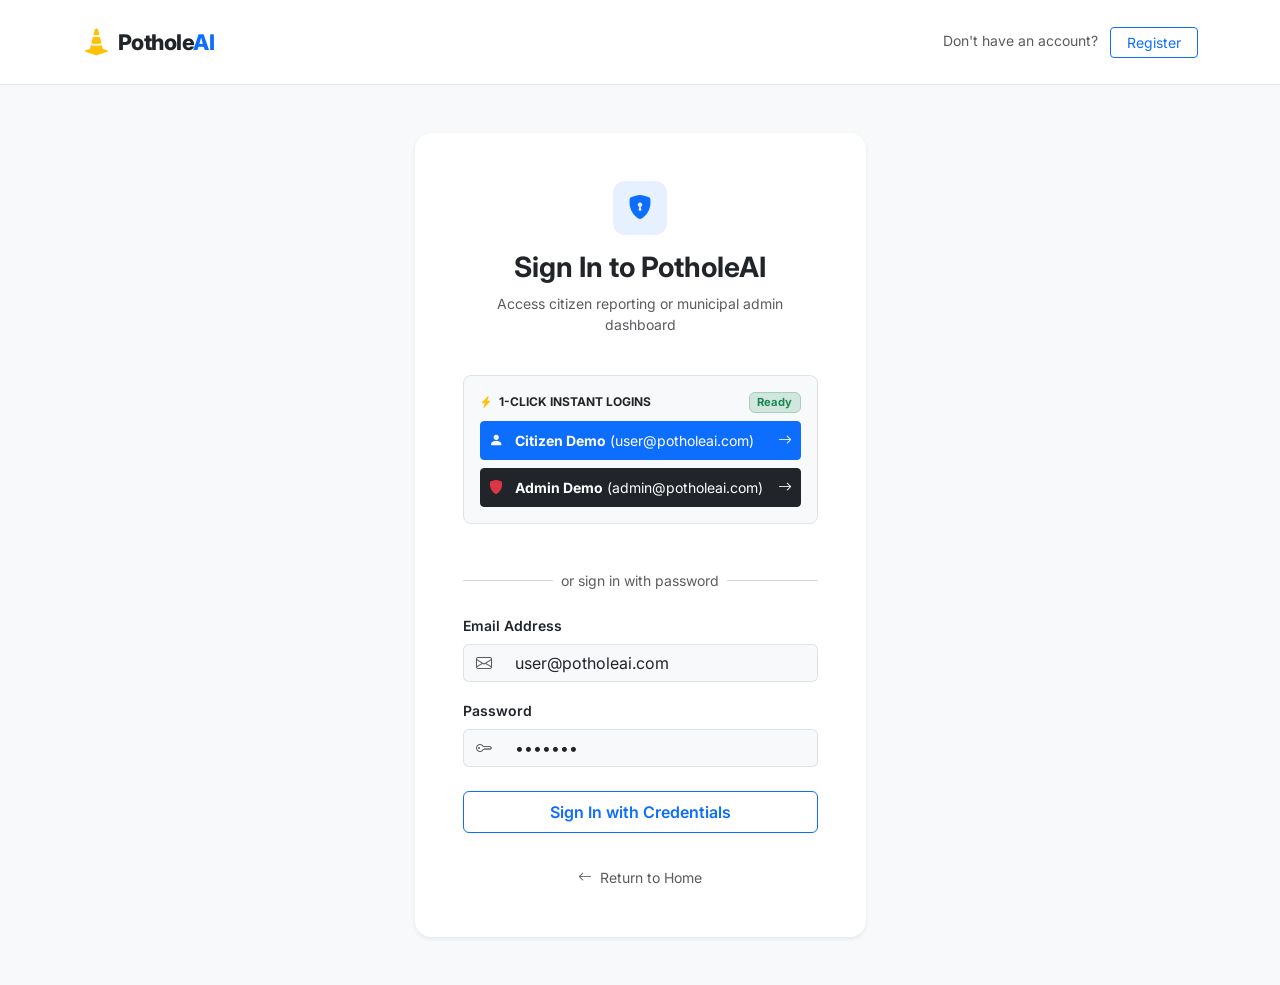
<file: frontend/login.html>
<!DOCTYPE html>
<html lang="en">
<head>
    <meta charset="UTF-8">
    <meta name="viewport" content="width=device-width, initial-scale=1.0">
    <title>Login – PotholeAI</title>
    <link href="https://cdn.jsdelivr.net/npm/bootstrap@5.3.2/dist/css/bootstrap.min.css" rel="stylesheet">
    <link rel="stylesheet" href="https://cdn.jsdelivr.net/npm/bootstrap-icons@1.11.3/font/bootstrap-icons.min.css">
    <link href="https://fonts.googleapis.com/css2?family=Inter:wght@400;500;600;700;800&display=swap" rel="stylesheet">
    <link rel="stylesheet" href="css/style.css">
</head>
<body class="bg-light">

    <!-- Navigation Bar -->
    <nav class="navbar navbar-expand-lg navbar-light bg-white border-bottom py-3">
        <div class="container">
            <a class="navbar-brand d-flex align-items-center" href="index.html">
                <i class="bi bi-cone-striped text-warning fs-3 me-2"></i>
                <span class="text-dark">Pothole<span class="text-primary">AI</span></span>
            </a>
            <div class="ms-auto">
                <span class="text-muted small me-2">Don't have an account?</span>
                <a href="register.html" class="btn btn-outline-primary btn-sm px-3">Register</a>
            </div>
        </div>
    </nav>

    <div class="container py-5 my-auto">
        <div class="row justify-content-center">
            <div class="col-md-7 col-lg-5">
                <div class="card border-0 shadow-sm rounded-4 p-4 p-md-5 bg-white">
                    <div class="text-center mb-4">
                        <div class="feature-icon-wrapper bg-primary bg-opacity-10 text-primary mx-auto mb-3">
                            <i class="bi bi-shield-lock-fill"></i>
                        </div>
                        <h3 class="fw-bold">Sign In to PotholeAI</h3>
                        <p class="text-muted small">Access citizen reporting or municipal admin dashboard</p>
                    </div>

                    <div id="alertBox" class="alert d-none mb-3 py-2 small" role="alert"></div>

                    <!-- 1-Click Instant Demo Login Buttons -->
                    <div class="p-3 bg-light rounded-3 border mb-4">
                        <div class="d-flex justify-content-between align-items-center mb-2">
                            <span class="small fw-bold text-dark text-uppercase" style="font-size: 0.75rem;">
                                <i class="bi bi-lightning-charge-fill text-warning me-1"></i> 1-Click Instant Logins
                            </span>
                            <span class="badge bg-success-subtle text-success border border-success-subtle" style="font-size: 0.7rem;">Ready</span>
                        </div>
                        <div class="d-grid gap-2">
                            <button type="button" class="btn btn-primary btn-sm py-2 text-start d-flex justify-content-between align-items-center" onclick="instantLogin('user')">
                                <span><i class="bi bi-person-fill me-2"></i> <b>Citizen Demo</b> (user@potholeai.com)</span>
                                <i class="bi bi-arrow-right"></i>
                            </button>
                            <button type="button" class="btn btn-dark btn-sm py-2 text-start d-flex justify-content-between align-items-center" onclick="instantLogin('admin')">
                                <span><i class="bi bi-shield-fill text-danger me-2"></i> <b>Admin Demo</b> (admin@potholeai.com)</span>
                                <i class="bi bi-arrow-right"></i>
                            </button>
                        </div>
                    </div>

                    <div class="position-relative text-center my-3">
                        <hr class="text-muted opacity-25">
                        <span class="position-absolute top-50 start-50 translate-middle bg-white px-2 small text-muted">or sign in with password</span>
                    </div>

                    <form id="loginForm">
                        <div class="mb-3">
                            <label class="form-label small fw-semibold">Email Address</label>
                            <div class="input-group">
                                <span class="input-group-text bg-light border-end-0 text-muted"><i class="bi bi-envelope"></i></span>
                                <input type="email" id="email" class="form-control bg-light border-start-0" placeholder="name@example.com" value="user@potholeai.com" required>
                            </div>
                        </div>

                        <div class="mb-4">
                            <label class="form-label small fw-semibold">Password</label>
                            <div class="input-group">
                                <span class="input-group-text bg-light border-end-0 text-muted"><i class="bi bi-key"></i></span>
                                <input type="password" id="password" class="form-control bg-light border-start-0" placeholder="••••••••" value="user123" required>
                            </div>
                        </div>

                        <button type="submit" id="submitBtn" class="btn btn-outline-primary w-100 py-2 fw-semibold mb-3">
                            <span id="btnSpinner" class="spinner-border spinner-border-sm me-2 d-none"></span>
                            Sign In with Credentials
                        </button>
                    </form>

                    <div class="text-center mt-3">
                        <a href="index.html" class="text-decoration-none small text-muted">
                            <i class="bi bi-arrow-left me-1"></i> Return to Home
                        </a>
                    </div>
                </div>
            </div>
        </div>
    </div>

    <script src="https://cdn.jsdelivr.net/npm/bootstrap@5.3.2/dist/js/bootstrap.bundle.min.js"></script>
    <script src="js/api.js"></script>
    <script>
        async function instantLogin(role) {
            const email = role === 'admin' ? 'admin@potholeai.com' : 'user@potholeai.com';
            const password = role === 'admin' ? 'admin123' : 'user123';
            document.getElementById('email').value = email;
            document.getElementById('password').value = password;
            await performLogin(email, password);
        }

        async function performLogin(email, password) {
            const alertBox = document.getElementById('alertBox');
            const submitBtn = document.getElementById('submitBtn');
            const btnSpinner = document.getElementById('btnSpinner');

            alertBox.className = 'alert d-none';
            submitBtn.disabled = true;
            btnSpinner.classList.remove('d-none');

            try {
                const user = await API.login(email, password);
                alertBox.className = 'alert alert-success py-2 small';
                alertBox.innerHTML = `<i class="bi bi-check-circle-fill me-1"></i> Welcome <b>${user.name}</b>! Redirecting...`;

                setTimeout(() => {
                    if (user.role === 'ROLE_ADMIN') {
                        window.location.href = 'admin.html';
                    } else {
                        window.location.href = 'report.html';
                    }
                }, 600);
            } catch (err) {
                alertBox.className = 'alert alert-danger py-2 small';
                alertBox.textContent = err.message || 'Login failed. Please check your credentials.';
                submitBtn.disabled = false;
                btnSpinner.classList.add('d-none');
            }
        }

        document.getElementById('loginForm').addEventListener('submit', (e) => {
            e.preventDefault();
            const email = document.getElementById('email').value;
            const password = document.getElementById('password').value;
            performLogin(email, password);
        });
    </script>
</body>
</html>
</file>
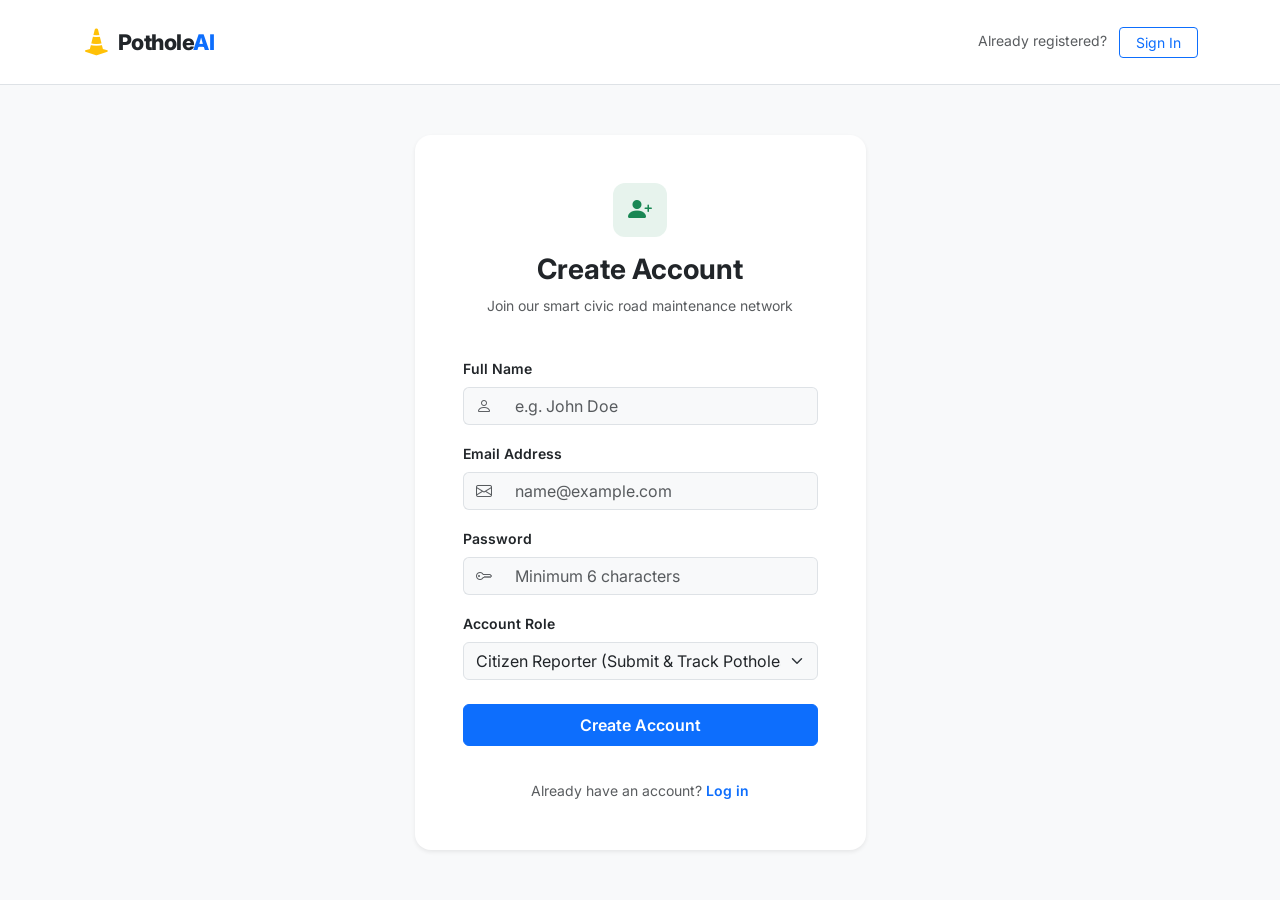
<file: frontend/register.html>
<!DOCTYPE html>
<html lang="en">
<head>
    <meta charset="UTF-8">
    <meta name="viewport" content="width=device-width, initial-scale=1.0">
    <title>Register – PotholeAI</title>
    <link href="https://cdn.jsdelivr.net/npm/bootstrap@5.3.2/dist/css/bootstrap.min.css" rel="stylesheet">
    <link rel="stylesheet" href="https://cdn.jsdelivr.net/npm/bootstrap-icons@1.11.3/font/bootstrap-icons.min.css">
    <link href="https://fonts.googleapis.com/css2?family=Inter:wght@400;500;600;700;800&display=swap" rel="stylesheet">
    <link rel="stylesheet" href="css/style.css">
</head>
<body class="bg-light">

    <!-- Navigation Bar -->
    <nav class="navbar navbar-expand-lg navbar-light bg-white border-bottom py-3">
        <div class="container">
            <a class="navbar-brand d-flex align-items-center" href="index.html">
                <i class="bi bi-cone-striped text-warning fs-3 me-2"></i>
                <span class="text-dark">Pothole<span class="text-primary">AI</span></span>
            </a>
            <div class="ms-auto">
                <span class="text-muted small me-2">Already registered?</span>
                <a href="login.html" class="btn btn-outline-primary btn-sm px-3">Sign In</a>
            </div>
        </div>
    </nav>

    <div class="container py-5 my-auto">
        <div class="row justify-content-center">
            <div class="col-md-7 col-lg-5">
                <div class="card border-0 shadow-sm rounded-4 p-4 p-md-5 bg-white">
                    <div class="text-center mb-4">
                        <div class="feature-icon-wrapper bg-success bg-opacity-10 text-success mx-auto mb-3">
                            <i class="bi bi-person-plus-fill"></i>
                        </div>
                        <h3 class="fw-bold">Create Account</h3>
                        <p class="text-muted small">Join our smart civic road maintenance network</p>
                    </div>

                    <div id="alertBox" class="alert d-none mb-3 py-2 small" role="alert"></div>

                    <form id="registerForm">
                        <div class="mb-3">
                            <label class="form-label small fw-semibold">Full Name</label>
                            <div class="input-group">
                                <span class="input-group-text bg-light border-end-0 text-muted"><i class="bi bi-person"></i></span>
                                <input type="text" id="name" class="form-control bg-light border-start-0" placeholder="e.g. John Doe" required>
                            </div>
                        </div>

                        <div class="mb-3">
                            <label class="form-label small fw-semibold">Email Address</label>
                            <div class="input-group">
                                <span class="input-group-text bg-light border-end-0 text-muted"><i class="bi bi-envelope"></i></span>
                                <input type="email" id="email" class="form-control bg-light border-start-0" placeholder="name@example.com" required>
                            </div>
                        </div>

                        <div class="mb-3">
                            <label class="form-label small fw-semibold">Password</label>
                            <div class="input-group">
                                <span class="input-group-text bg-light border-end-0 text-muted"><i class="bi bi-key"></i></span>
                                <input type="password" id="password" class="form-control bg-light border-start-0" placeholder="Minimum 6 characters" minlength="6" required>
                            </div>
                        </div>

                        <div class="mb-4">
                            <label class="form-label small fw-semibold">Account Role</label>
                            <select id="role" class="form-select bg-light">
                                <option value="ROLE_USER" selected>Citizen Reporter (Submit & Track Potholes)</option>
                                <option value="ROLE_ADMIN">Municipal Administrator (Inspect & Update Status)</option>
                            </select>
                        </div>

                        <button type="submit" id="submitBtn" class="btn btn-primary w-100 py-2 fw-semibold mb-3">
                            <span id="btnSpinner" class="spinner-border spinner-border-sm me-2 d-none"></span>
                            Create Account
                        </button>
                    </form>

                    <div class="text-center mt-3">
                        <a href="login.html" class="text-decoration-none small text-muted">
                            Already have an account? <span class="text-primary fw-semibold">Log in</span>
                        </a>
                    </div>
                </div>
            </div>
        </div>
    </div>

    <script src="https://cdn.jsdelivr.net/npm/bootstrap@5.3.2/dist/js/bootstrap.bundle.min.js"></script>
    <script src="js/api.js"></script>
    <script>
        document.getElementById('registerForm').addEventListener('submit', async (e) => {
            e.preventDefault();
            const name = document.getElementById('name').value;
            const email = document.getElementById('email').value;
            const password = document.getElementById('password').value;
            const role = document.getElementById('role').value;
            const alertBox = document.getElementById('alertBox');
            const submitBtn = document.getElementById('submitBtn');
            const btnSpinner = document.getElementById('btnSpinner');

            alertBox.className = 'alert d-none';
            submitBtn.disabled = true;
            btnSpinner.classList.remove('d-none');

            try {
                const user = await API.register(name, email, password, role);
                alertBox.className = 'alert alert-success py-2 small';
                alertBox.textContent = 'Account created successfully! Redirecting...';

                setTimeout(() => {
                    if (user.role === 'ROLE_ADMIN') {
                        window.location.href = 'admin.html';
                    } else {
                        window.location.href = 'report.html';
                    }
                }, 900);
            } catch (err) {
                alertBox.className = 'alert alert-danger py-2 small';
                alertBox.textContent = err.message || 'Registration failed. Please try again.';
                submitBtn.disabled = false;
                btnSpinner.classList.add('d-none');
            }
        });
    </script>
</body>
</html>
</file>
<file: frontend/css/style.css>
/* ====================================================================
   PotholeAI - Modern Design System & Styles
   ==================================================================== */

:root {
    --primary-color: #2563eb;
    --primary-hover: #1d4ed8;
    --secondary-color: #0ea5e9;
    --dark-bg: #0f172a;
    --card-bg: #ffffff;
    --border-color: #e2e8f0;
    --text-primary: #1e293b;
    --text-muted: #64748b;
    --severity-high: #ef4444;
    --severity-medium: #f59e0b;
    --severity-low: #10b981;
    --status-pending: #f59e0b;
    --status-inprogress: #3b82f6;
    --status-resolved: #10b981;
    --status-rejected: #64748b;
}

body {
    font-family: 'Inter', -apple-system, BlinkMacSystemFont, 'Segoe UI', Roboto, Helvetica, Arial, sans-serif;
    color: var(--text-primary);
    background-color: #f8fafc;
    min-height: 100vh;
    display: flex;
    flex-direction: column;
}

/* Navbar */
.navbar-brand {
    font-weight: 800;
    letter-spacing: -0.5px;
    font-size: 1.35rem;
}

.brand-ai-badge {
    background: linear-gradient(135deg, #2563eb, #7c3aed);
    color: #fff;
    padding: 2px 8px;
    border-radius: 6px;
    font-size: 0.75rem;
    font-weight: 700;
    margin-left: 4px;
    letter-spacing: 0.5px;
}

.nav-link {
    font-weight: 500;
    color: #475569 !important;
    padding: 0.5rem 1rem !important;
    transition: all 0.2s ease;
}

.nav-link:hover, .nav-link.active {
    color: var(--primary-color) !important;
}

/* Hero Section */
.hero-section {
    background: radial-gradient(circle at top right, #1e293b, #0f172a);
    color: #ffffff;
    padding: 5rem 0 4rem;
    position: relative;
    overflow: hidden;
}

.hero-section::before {
    content: '';
    position: absolute;
    width: 600px;
    height: 600px;
    background: radial-gradient(circle, rgba(37, 99, 235, 0.15), transparent 70%);
    top: -150px;
    right: -150px;
    border-radius: 50%;
}

.hero-title {
    font-weight: 800;
    font-size: 3rem;
    line-height: 1.15;
    letter-spacing: -1px;
}

.hero-subtitle {
    font-size: 1.2rem;
    color: #94a3b8;
    line-height: 1.6;
}

/* Feature Cards */
.feature-card {
    background: #ffffff;
    border: 1px solid var(--border-color);
    border-radius: 14px;
    padding: 2rem;
    transition: transform 0.25s ease, box-shadow 0.25s ease;
    height: 100%;
}

.feature-card:hover {
    transform: translateY(-5px);
    box-shadow: 0 16px 30px rgba(0, 0, 0, 0.07);
}

.feature-icon-wrapper {
    width: 54px;
    height: 54px;
    border-radius: 12px;
    display: flex;
    align-items: center;
    justify-content: center;
    font-size: 1.5rem;
    margin-bottom: 1.25rem;
}

/* Dashboard Stat Cards */
.stat-card {
    background: #ffffff;
    border: 1px solid var(--border-color);
    border-radius: 14px;
    padding: 1.5rem;
    box-shadow: 0 2px 8px rgba(0, 0, 0, 0.04);
    display: flex;
    align-items: center;
    justify-content: space-between;
}

.stat-value {
    font-size: 2.1rem;
    font-weight: 800;
    line-height: 1.1;
    margin-top: 0.25rem;
}

.stat-label {
    font-size: 0.85rem;
    font-weight: 600;
    text-transform: uppercase;
    letter-spacing: 0.5px;
    color: var(--text-muted);
}

/* Severity Badges */
.badge-severity-high {
    background-color: rgba(239, 68, 68, 0.12);
    color: #dc2626;
    border: 1px solid rgba(239, 68, 68, 0.3);
    font-weight: 600;
    padding: 0.35rem 0.65rem;
    border-radius: 6px;
}

.badge-severity-medium {
    background-color: rgba(245, 158, 11, 0.12);
    color: #d97706;
    border: 1px solid rgba(245, 158, 11, 0.3);
    font-weight: 600;
    padding: 0.35rem 0.65rem;
    border-radius: 6px;
}

.badge-severity-low {
    background-color: rgba(16, 185, 129, 0.12);
    color: #059669;
    border: 1px solid rgba(16, 185, 129, 0.3);
    font-weight: 600;
    padding: 0.35rem 0.65rem;
    border-radius: 6px;
}

/* Status Badges */
.badge-status-pending {
    background-color: #fef3c7;
    color: #92400e;
    font-weight: 600;
    padding: 0.35rem 0.65rem;
    border-radius: 6px;
}

.badge-status-inprogress {
    background-color: #dbeafe;
    color: #1e40af;
    font-weight: 600;
    padding: 0.35rem 0.65rem;
    border-radius: 6px;
}

.badge-status-resolved {
    background-color: #d1fae5;
    color: #065f46;
    font-weight: 600;
    padding: 0.35rem 0.65rem;
    border-radius: 6px;
}

.badge-status-rejected {
    background-color: #f1f5f9;
    color: #475569;
    font-weight: 600;
    padding: 0.35rem 0.65rem;
    border-radius: 6px;
}

/* Upload Dropzone */
.upload-dropzone {
    border: 2px dashed #cbd5e1;
    border-radius: 14px;
    padding: 2.5rem 1.5rem;
    text-align: center;
    background-color: #f8fafc;
    cursor: pointer;
    transition: all 0.2s ease;
}

.upload-dropzone:hover, .upload-dropzone.dragover {
    border-color: var(--primary-color);
    background-color: #eff6ff;
}

/* Interactive Map Container */
#map, #pickerMap, #adminMiniMap {
    width: 100%;
    border-radius: 12px;
    z-index: 1;
}

#map {
    height: 650px;
}

#pickerMap {
    height: 280px;
    margin-top: 0.5rem;
}

#adminMiniMap {
    height: 220px;
}

/* Image Comparison Box */
.preview-box {
    position: relative;
    border-radius: 12px;
    overflow: hidden;
    background-color: #1e293b;
    border: 1px solid var(--border-color);
    text-align: center;
}

.preview-box img {
    max-width: 100%;
    max-height: 380px;
    object-fit: contain;
}

/* Custom Pulsing Leaflet Markers */
.leaflet-pothole-marker {
    display: flex;
    align-items: center;
    justify-content: center;
    width: 32px;
    height: 32px;
    border-radius: 50%;
    color: white;
    font-size: 14px;
    box-shadow: 0 0 10px rgba(0, 0, 0, 0.4);
    border: 2px solid white;
}

.marker-high {
    background-color: var(--severity-high);
    animation: pulse-high 1.8s infinite;
}

.marker-medium {
    background-color: var(--severity-medium);
}

.marker-low {
    background-color: var(--severity-low);
}

@keyframes pulse-high {
    0% {
        box-shadow: 0 0 0 0 rgba(239, 68, 68, 0.7);
    }
    70% {
        box-shadow: 0 0 0 14px rgba(239, 68, 68, 0);
    }
    100% {
        box-shadow: 0 0 0 0 rgba(239, 68, 68, 0);
    }
}

/* Table Design */
.custom-table {
    background-color: #ffffff;
    border-radius: 12px;
    overflow: hidden;
    box-shadow: 0 2px 10px rgba(0,0,0,0.03);
}

.custom-table thead th {
    background-color: #f8fafc;
    color: #475569;
    font-weight: 600;
    font-size: 0.85rem;
    text-transform: uppercase;
    letter-spacing: 0.5px;
    border-bottom: 2px solid var(--border-color);
    padding: 1rem 1.25rem;
}

.custom-table tbody td {
    padding: 1rem 1.25rem;
    vertical-align: middle;
}

/* Footer */
footer {
    margin-top: auto;
    background-color: #ffffff;
    border-top: 1px solid var(--border-color);
    padding: 2rem 0;
}
</file>
